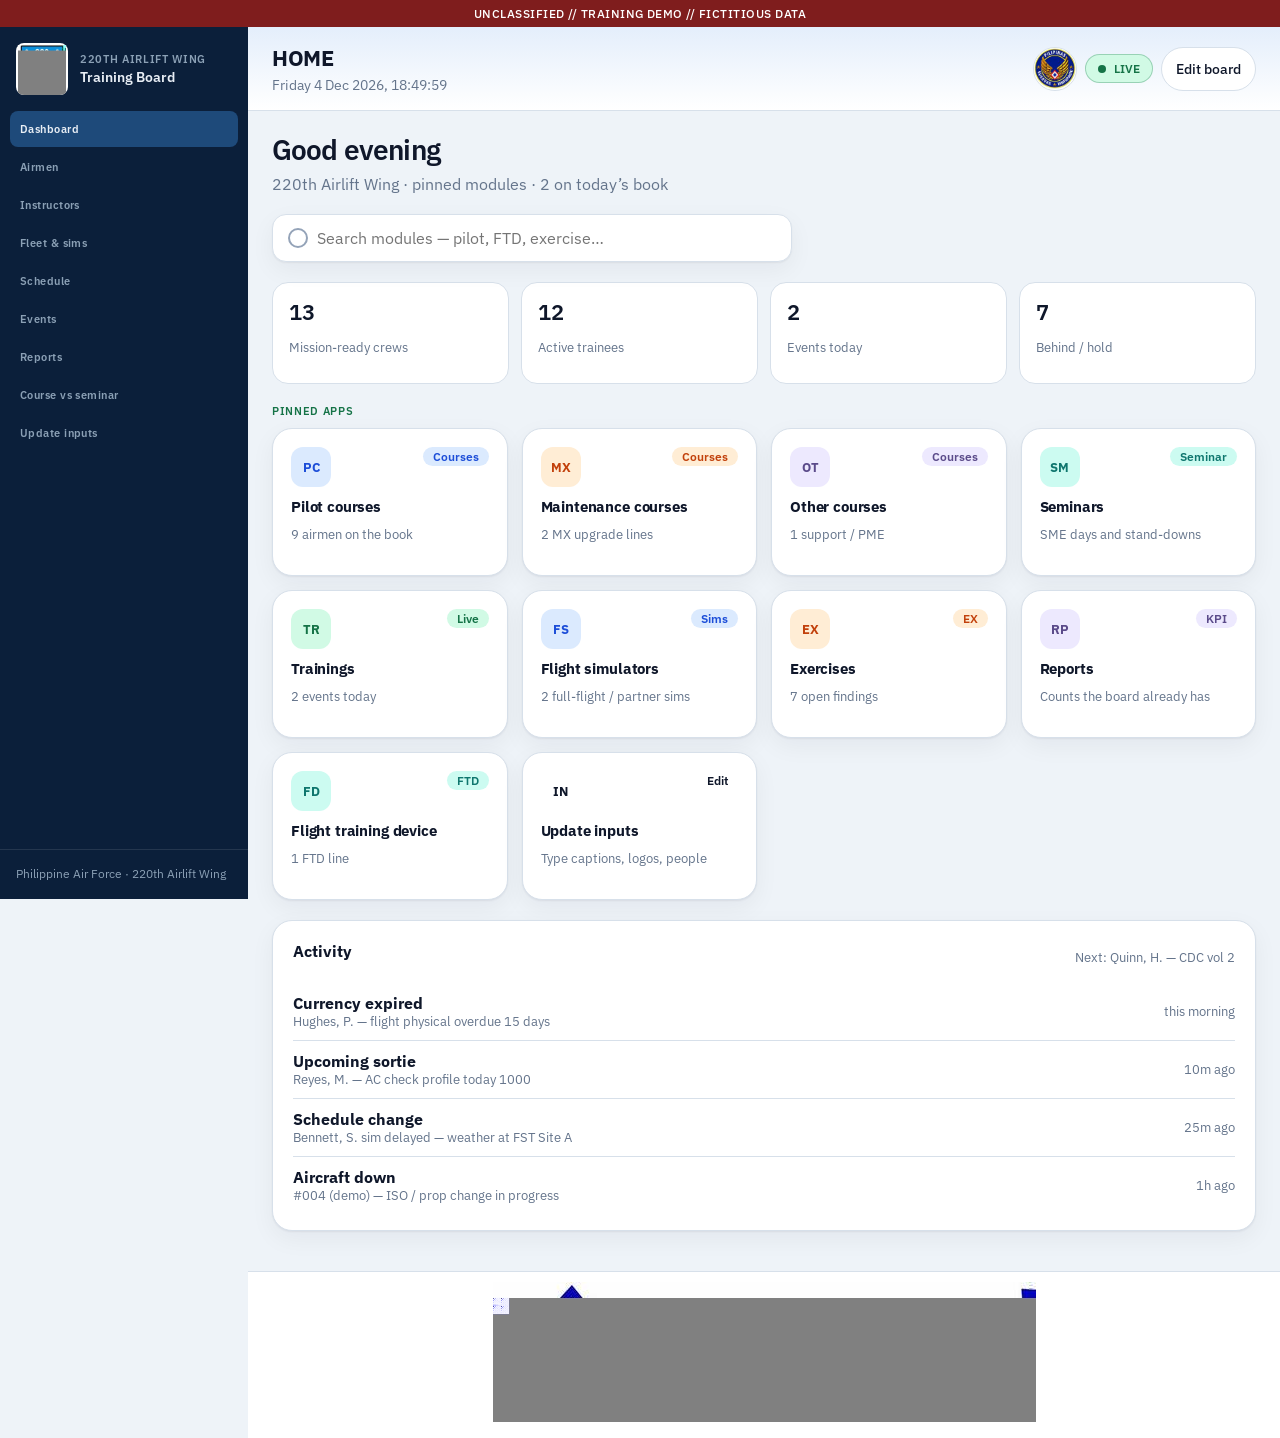
<file: index.html>
<!doctype html>
<html lang="en">
  <head>
    <meta charset="utf-8" />
    <meta name="viewport" content="width=device-width, initial-scale=1" />
    <title>220th Training Board</title>
    <meta name="description" content="UNCLASSIFIED training demo board — 220th Airlift Wing" />
    <link rel="icon" href="favicon.svg" />
    <link rel="stylesheet" href="https://fonts.googleapis.com/css2?family=IBM+Plex+Sans:wght@400;500;600;700&display=swap" />
    <link rel="stylesheet" href="styles.css" />
    <link rel="stylesheet" href="home-os.css" />
  </head>
  <body>
    <div class="banner" id="banner">UNCLASSIFIED // TRAINING DEMO // FICTITIOUS DATA</div>
    <div class="shell">
      <aside class="sidebar" id="sidebar">
        <div class="brand">
          <span class="brand-mark has-img" id="brandMark">
            <img id="unitLogo" alt="220th Airlift Wing" />
          </span>
          <div>
            <p class="brand-kicker" id="brandKicker">220th Airlift Wing</p>
            <p class="brand-name" id="brandName">Training Board</p>
          </div>
        </div>
        <nav id="nav"></nav>
        <div class="sidebar-foot" id="sidebarFoot">Philippine Air Force · 220th Airlift Wing</div>
      </aside>
      <div class="main">
        <header class="top">
          <button class="menu-btn" id="menuBtn" type="button" aria-label="Open menu">Menu</button>
          <div class="min">
            <h1 id="pageTitle">HOME</h1>
            <p class="clock" id="clock">Live clock starting…</p>
          </div>
          <div class="top-actions">
            <img class="paf-seal" id="pafSeal" alt="Philippine Air Force" />
            <span class="live-pill"><span class="live-dot"></span> LIVE</span>
            <a class="edit-btn" href="#/update">Edit board</a>
          </div>
        </header>
        <main id="app"></main>
        <footer class="focus-bar" id="focusBar">
          <img id="focusMark" alt="FOCUS PAF — Mission, Capability, Values" />
        </footer>
      </div>
    </div>
    <div class="scrim" id="scrim" hidden></div>
    <script src="marks.js"></script>
    <script src="app.js"></script>
    <script src="profile.js"></script>
    <script src="home-os.js"></script>
  </body>
</html>
</file>
<file: styles.css>
:root {
  --sidebar: #0b1f3a;
  --sidebar-fg: #e8eef5;
  --sidebar-muted: #8ba0b5;
  --sidebar-hover: #163258;
  --sidebar-active: #1e4a7a;
  --canvas: #eef3f8;
  --card: #fff;
  --ink: #0f172a;
  --muted: #64748b;
  --subtle: #94a3b8;
  --line: #d7e0ea;
  --accent: #1b4f72;
  --ok: #157347;
  --ok-soft: #d1fae5;
  --warn: #b45309;
  --warn-soft: #fef3c7;
  --danger: #b42318;
  --danger-soft: #fee2e2;
  --info: #1d4ed8;
  --info-soft: #dbeafe;
  --teal: #0f766e;
  --teal-soft: #ccfbf1;
  --violet: #5b4b8a;
  --violet-soft: #ede9fe;
  --amber: #c2410c;
  --amber-soft: #ffedd5;
  --banner: #7f1d1d;
  --radius: 1rem;
  --shadow: 0 1px 2px rgb(15 23 42 / 0.06), 0 8px 24px rgb(15 23 42 / 0.05);
  --font: "IBM Plex Sans", "Segoe UI", system-ui, sans-serif;
}
* { box-sizing: border-box; }
html, body { margin: 0; min-height: 100%; background: var(--canvas); color: var(--ink); font-family: var(--font); }
button, [role="button"], a { cursor: pointer; }
.banner { background: var(--banner); color: #fff; text-align: center; font-size: 12px; font-weight: 500; letter-spacing: 0.04em; padding: 6px 12px; }
.shell { display: flex; min-height: calc(100dvh - 28px); }
.sidebar { width: 248px; background: var(--sidebar); color: var(--sidebar-fg); display: flex; flex-direction: column; position: sticky; top: 0; height: calc(100dvh - 28px); flex-shrink: 0; }
.brand { display: flex; gap: 12px; align-items: center; padding: 16px; }
.brand-mark { width: 52px; height: 52px; display: grid; place-items: center; background: #fff; border-radius: 8px; overflow: hidden; padding: 2px; }
.brand-mark.has-img { padding: 2px; background: #fff; }
.brand-mark img, .unit-logo { width: 100%; height: 100%; object-fit: contain; display: block; }
.brand-kicker { margin: 0; font-size: 11px; text-transform: uppercase; letter-spacing: 0.06em; color: var(--sidebar-muted); font-weight: 600; }
.brand-name { margin: 2px 0 0; font-size: 14px; font-weight: 600; }
nav { display: flex; flex-direction: column; gap: 2px; padding: 0 10px 8px; overflow-y: auto; flex: 1; }
nav a { display: flex; align-items: center; min-height: 36px; padding: 0 10px; border-radius: 8px; color: var(--sidebar-muted); text-decoration: none; font-size: 11px; font-weight: 600; letter-spacing: 0.04em; }
nav a.active { background: var(--sidebar-active); color: var(--sidebar-fg); }
nav a:hover { background: var(--sidebar-hover); color: var(--sidebar-fg); }
.sidebar-foot { margin-top: auto; padding: 16px; border-top: 1px solid rgb(255 255 255 / 0.1); font-size: 12px; color: var(--sidebar-muted); line-height: 1.4; }
.main { flex: 1; min-width: 0; display: flex; flex-direction: column; }
.top { display: flex; align-items: center; gap: 12px; padding: 16px 24px; border-bottom: 1px solid var(--line); background: linear-gradient(#dbeafe88, #fff); }
.min { min-width: 0; flex: 1; }
h1 { margin: 0; font-size: 22px; letter-spacing: -0.02em; }
.clock { margin: 4px 0 0; font-size: 14px; color: var(--muted); font-variant-numeric: tabular-nums; }
.top-actions { display: flex; gap: 8px; align-items: center; }
.paf-seal { width: 44px; height: 44px; object-fit: contain; border-radius: 50%; background: #fff; border: 1px solid var(--line); }
.live-pill { display: inline-flex; align-items: center; gap: 8px; border: 1px solid rgb(21 115 71 / 0.3); background: var(--ok-soft); color: var(--ok); border-radius: 999px; padding: 6px 12px; font-size: 12px; font-weight: 600; }
.live-dot { width: 8px; height: 8px; border-radius: 50%; background: var(--ok); animation: pulse 1.6s ease-in-out infinite; }
@keyframes pulse { 50% { opacity: 0.4; transform: scale(0.86); } }
.edit-btn { display: inline-flex; align-items: center; min-height: 44px; padding: 0 14px; border-radius: 999px; border: 1px solid var(--line); background: var(--card); color: var(--ink); text-decoration: none; font-size: 14px; font-weight: 500; }
#app { padding: 20px 24px 40px; flex: 1; }
.focus-bar { margin-top: auto; padding: 10px 24px 16px; border-top: 1px solid var(--line); background: #fff; }
.focus-bar img { display: block; max-width: min(640px, 100%); height: auto; margin: 0 auto; }
.now { display: flex; justify-content: space-between; gap: 12px; flex-wrap: wrap; border: 1px solid rgb(21 115 71 / 0.2); background: rgb(209 250 229 / 0.6); border-radius: 16px; padding: 12px 16px; margin-bottom: 16px; }
.now p { margin: 0; }
.kicker { font-size: 11px; font-weight: 600; letter-spacing: 0.06em; text-transform: uppercase; color: var(--ok); }
.grid { display: grid; gap: 16px; }
.kpis { grid-template-columns: repeat(4, minmax(0, 1fr)); }
.two { grid-template-columns: 2fr 1fr; }
.card { background: var(--card); border: 1px solid var(--line); border-radius: 16px; padding: 20px; box-shadow: var(--shadow); }
.kpi { display: flex; gap: 16px; align-items: center; padding: 16px; }
.icon { width: 48px; height: 48px; border-radius: 999px; display: grid; place-items: center; flex-shrink: 0; font-weight: 700; }
.num { font-size: 24px; font-weight: 600; margin: 0; font-variant-numeric: tabular-nums; }
.muted { color: var(--muted); font-size: 13px; }
.row { display: flex; gap: 12px; align-items: center; justify-content: space-between; padding: 10px 0; border-bottom: 1px solid var(--line); }
.row:last-child { border-bottom: 0; }
.avatar { width: 36px; height: 36px; border-radius: 999px; display: grid; place-items: center; font-size: 12px; font-weight: 600; flex-shrink: 0; }
.bar { height: 8px; background: var(--line); border-radius: 999px; overflow: hidden; flex: 1; }
.bar > span { display: block; height: 100%; border-radius: 999px; }
.chip { display: inline-flex; border-radius: 999px; padding: 2px 10px; font-size: 12px; font-weight: 600; }
.ok { background: var(--ok-soft); color: var(--ok); }
.warn { background: var(--warn-soft); color: var(--warn); }
.danger { background: var(--danger-soft); color: var(--danger); }
.info { background: var(--info-soft); color: var(--info); }
.teal { background: var(--teal-soft); color: var(--teal); }
.violet { background: var(--violet-soft); color: var(--violet); }
.amber { background: var(--amber-soft); color: var(--amber); }
.cal { overflow-x: auto; }
.cal-grid { min-width: 48rem; display: grid; grid-template-columns: 3.5rem repeat(7, minmax(0, 1fr)); }
.cell { min-height: 56px; border-left: 1px solid var(--line); border-bottom: 1px solid var(--line); padding: 4px; }
.today-col { background: rgb(219 234 254 / 0.4); }
.ev { border-radius: 6px; padding: 4px 6px; font-size: 12px; margin-bottom: 4px; }
.input { min-height: 44px; width: 100%; border: 1px solid var(--line); background: rgb(219 234 254 / 0.5); border-radius: 8px; padding: 0 12px; font: inherit; color: var(--ink); }
label span { display: block; font-size: 12px; color: var(--muted); font-weight: 500; margin-bottom: 4px; }
.btn { min-height: 44px; border-radius: 8px; border: 1px solid var(--line); background: var(--card); padding: 0 16px; font: inherit; font-weight: 500; }
.btn-primary { background: var(--accent); color: #fff; border-color: var(--accent); }
.filters { display: flex; flex-wrap: wrap; gap: 8px; margin-bottom: 16px; }
.filters button { min-height: 44px; border-radius: 999px; border: 1px solid var(--line); background: var(--card); padding: 0 16px; }
.filters button.on { background: var(--accent); color: #fff; border-color: var(--accent); }
.menu-btn { display: none; width: 44px; height: 44px; border: 1px solid var(--line); background: var(--card); border-radius: 8px; }
.dot { width: 10px; height: 10px; border-radius: 50%; flex-shrink: 0; }
table { width: 100%; border-collapse: collapse; font-size: 14px; }
th { text-align: left; font-size: 12px; text-transform: uppercase; letter-spacing: 0.04em; color: var(--muted); padding: 12px 16px; background: var(--canvas); }
td { padding: 12px 16px; border-top: 1px solid var(--line); }
.link { color: var(--accent); text-decoration: none; font-size: 14px; font-weight: 500; }
h2 { margin: 0 0 12px; font-size: 16px; }
.stack { display: flex; flex-direction: column; gap: 16px; }
.form-grid { display: grid; gap: 12px; grid-template-columns: repeat(auto-fit, minmax(160px, 1fr)); }
.block { border: 1px solid var(--line); border-radius: 12px; padding: 16px; }
.logo-row { display: flex; gap: 16px; align-items: center; flex-wrap: wrap; }
.logo-preview { width: 72px; height: 72px; border-radius: 12px; border: 1px solid var(--line); background: var(--sidebar); color: #fff; display: grid; place-items: center; overflow: hidden; flex-shrink: 0; }
.logo-preview img { width: 100%; height: 100%; object-fit: contain; }
.guide { display: grid; gap: 12px; grid-template-columns: repeat(3, minmax(0,1fr)); margin-bottom: 16px; }
.guide .card h2 { margin: 0 0 6px; font-size: 14px; }
.tabs { display: flex; flex-wrap: wrap; gap: 8px; margin: 12px 0 16px; }
.tabs button { min-height: 44px; border-radius: 999px; border: 1px solid var(--line); background: var(--card); padding: 0 16px; font: inherit; font-weight: 500; }
.tabs button.on { background: var(--accent); color: #fff; border-color: var(--accent); }
.file-btn { display: inline-flex; align-items: center; min-height: 44px; }
.file-btn input { max-width: 240px; }
.note { background: var(--info-soft); border: 1px solid rgb(29 78 216 / 0.2); border-radius: 12px; padding: 12px 16px; font-size: 13px; color: var(--ink); }
@media (max-width: 1100px) { .kpis { grid-template-columns: 1fr 1fr; } .two { grid-template-columns: 1fr; } }
@media (max-width: 800px) {
  .sidebar { position: fixed; z-index: 50; transform: translateX(-105%); transition: transform 0.2s; }
  .sidebar.open { transform: none; }
  .menu-btn { display: grid; place-items: center; }
  .live-pill { display: none; }
  #app { padding: 16px; }
  .top { padding: 12px 16px; }
  .guide { grid-template-columns: 1fr; }
  .paf-seal { width: 36px; height: 36px; }
  .focus-bar { padding: 10px 16px 16px; }
}
@media (prefers-reduced-motion: reduce) { * { animation: none !important; } }
.logo-slots { display: grid; gap: 16px; grid-template-columns: repeat(3, minmax(0,1fr)); }
.logo-slot { border: 1px solid var(--line); border-radius: 12px; padding: 16px; background: var(--card); }
.logo-slot h3 { margin: 0 0 4px; font-size: 14px; }
.logo-slot .logo-preview { width: 100%; height: 88px; background: #fff; }
.logo-slot .logo-preview.wide { height: 72px; }
.logo-slot .logo-preview img { object-fit: contain; }
@media (max-width: 900px) { .logo-slots { grid-template-columns: 1fr; } }
</file>
<file: home-os.css>
.os-home { display: grid; gap: 20px; }
.os-hello h2 { margin: 0; font-size: 28px; letter-spacing: -0.03em; font-weight: 600; }
.os-hello p { margin: 6px 0 0; color: var(--muted); }
.os-search-wrap { position: relative; max-width: 520px; }
.os-search-wrap input { width: 100%; min-height: 48px; border: 1px solid var(--line); border-radius: 14px; padding: 0 16px 0 44px; font: inherit; background: #fff; box-shadow: var(--shadow); }
.os-search-wrap::before { content: ""; position: absolute; left: 16px; top: 50%; width: 16px; height: 16px; transform: translateY(-50%); border: 2px solid #94a3b8; border-radius: 50%; pointer-events: none; }
.pin-grid { display: grid; gap: 14px; grid-template-columns: repeat(auto-fill, minmax(210px, 1fr)); }
.pin-card { display: flex; flex-direction: column; gap: 10px; min-height: 148px; padding: 18px; border-radius: 20px; background: #fff; border: 1px solid var(--line); box-shadow: var(--shadow); text-decoration: none; color: inherit; transition: transform .15s ease, border-color .15s ease, box-shadow .15s ease; }
.pin-card:hover { transform: translateY(-3px); border-color: #93c5fd; box-shadow: 0 12px 28px rgb(15 23 42 / 0.08); }
.pin-top { display: flex; justify-content: space-between; align-items: flex-start; }
.pin-ico { width: 40px; height: 40px; border-radius: 12px; display: grid; place-items: center; font-size: 13px; font-weight: 700; }
.pin-card h3 { margin: 0; font-size: 15px; letter-spacing: -0.01em; }
.pin-card p { margin: 0; font-size: 13px; color: var(--muted); }
.os-stats { display: grid; gap: 12px; grid-template-columns: repeat(4, minmax(0,1fr)); }
.os-stat { background: #fff; border: 1px solid var(--line); border-radius: 16px; padding: 14px 16px; }
.os-stat .num { font-size: 22px; }
.os-activity { background: #fff; border: 1px solid var(--line); border-radius: 20px; padding: 8px 20px 16px; box-shadow: var(--shadow); }
@media (max-width: 900px) { .os-stats { grid-template-columns: 1fr 1fr; } }
</file>
